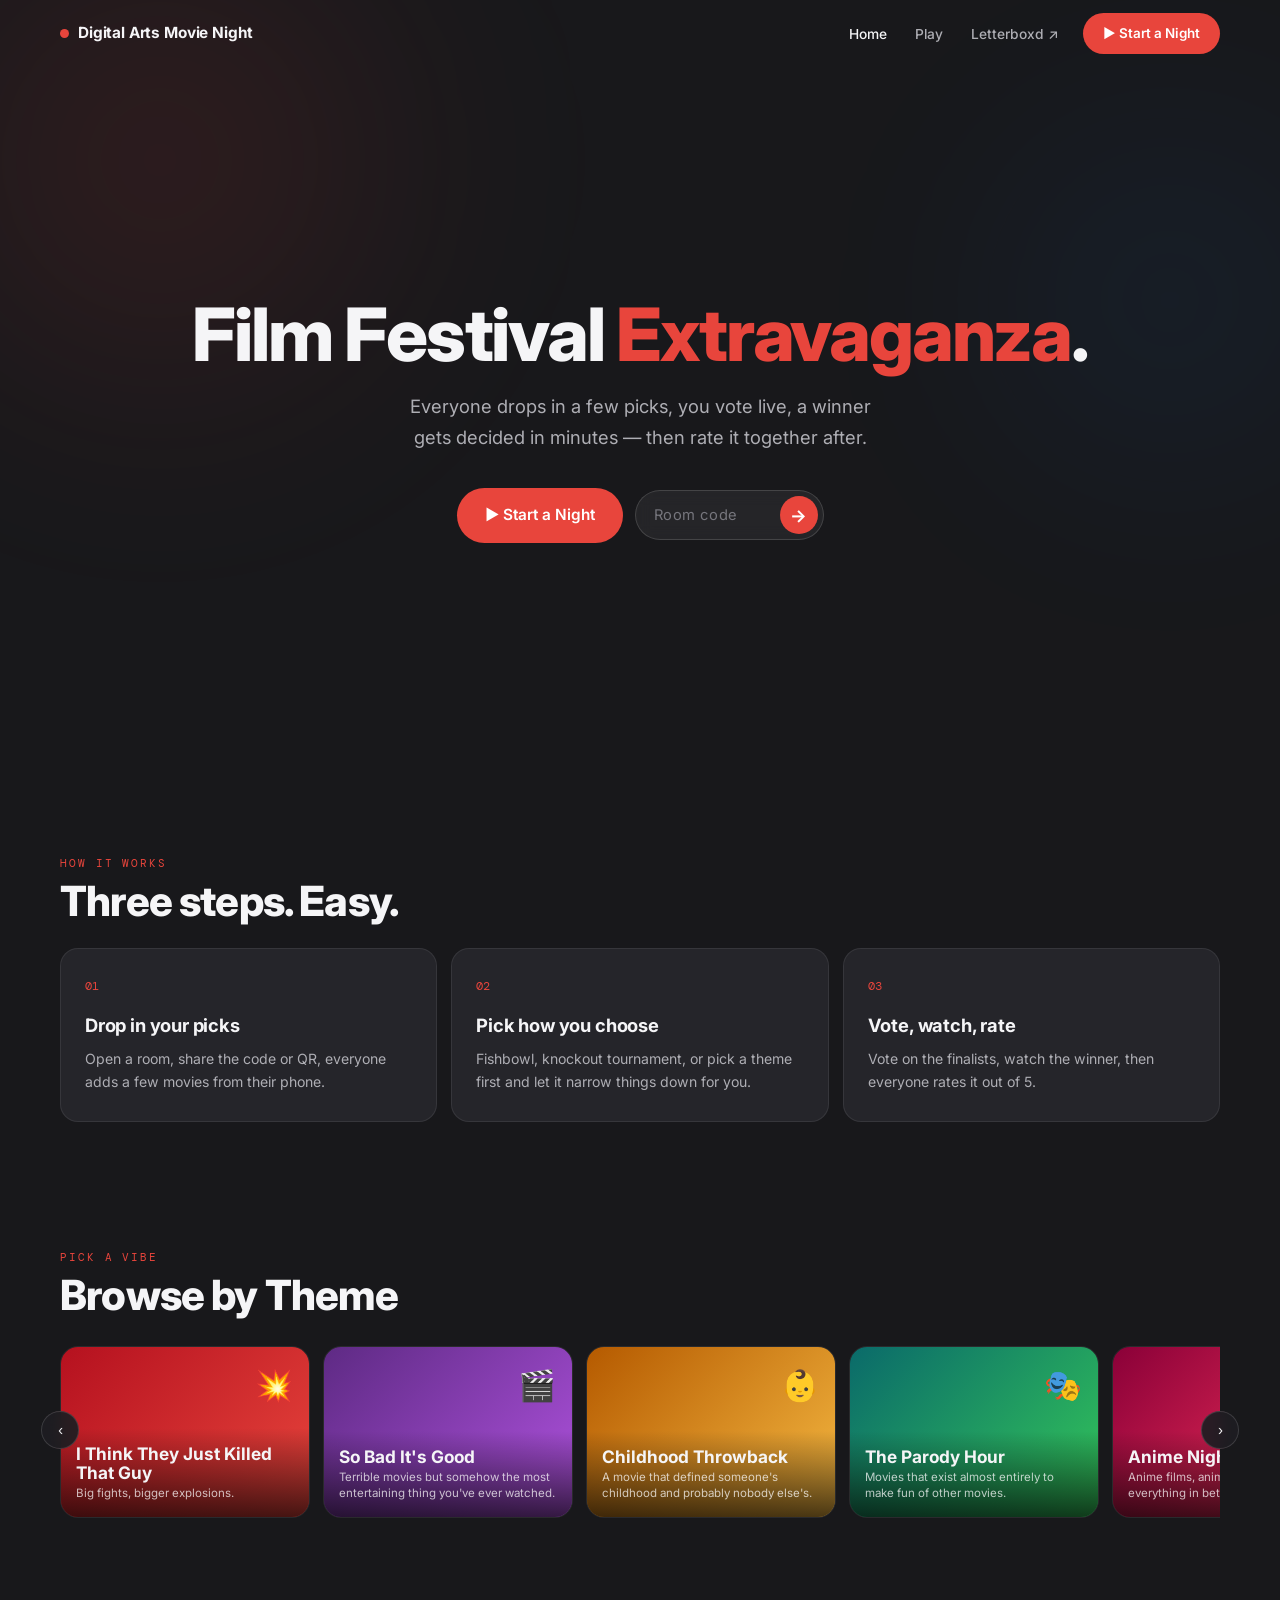
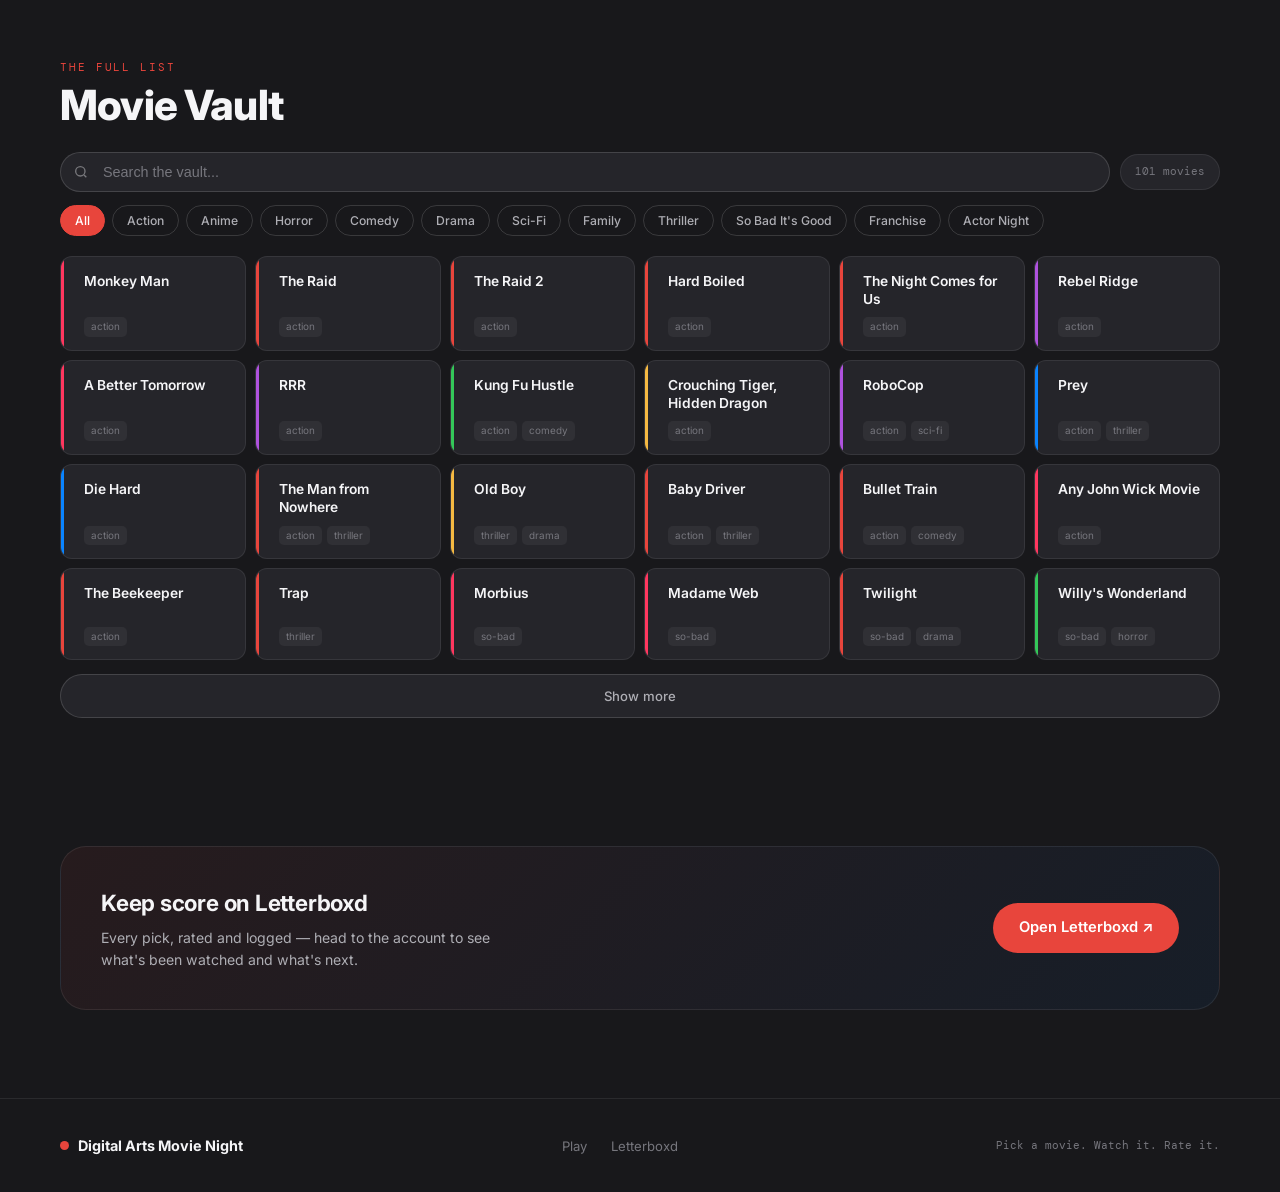
<file: index.html>
<!doctype html>
<html lang="en">
  <head>
    <meta charset="UTF-8" />
    <meta name="viewport" content="width=device-width, initial-scale=1.0" />
    <title>Film Festival Extravaganza</title>
    <link rel="preconnect" href="https://fonts.googleapis.com" />
    <link rel="stylesheet" href="./CSS/main.css" />
    <link rel="stylesheet" href="./CSS/home.css" />
  </head>
  <body>
    <section class="hero">
      <div class="orb o1"></div>
      <div class="orb o2"></div>
      <h1 class="hero-title">
        Film Festival <span class="ht-r">Extravaganza</span>.
      </h1>
      <p class="hero-sub">
        Everyone drops in a few picks, you vote live, a winner gets decided in
        minutes — then rate it together after.
      </p>
      <div class="hero-btns">
        <a href="./night.html" class="btn-p">▶ Start a Night</a>
        <div class="join-inline">
          <input
            id="heroJoinCode"
            placeholder="Room code"
            maxlength="8"
            autocomplete="off"
          />
          <button id="heroJoinBtn" aria-label="Join">→</button>
        </div>
      </div>
    </section>

    <div class="live-alert" id="liveAlert">
      <div class="la-inner">
        <span class="la-dot"></span>
        <span class="la-text" id="liveAlertText">A night is in progress</span>
        <a
          href="#"
          id="liveAlertLink"
          class="btn-s"
          style="margin-left: auto; padding: 9px 18px; font-size: 0.82rem"
          >Rejoin →</a
        >
      </div>
    </div>

    <section class="sec">
      <div class="sec-in">
        <div class="sec-hdr fade">
          <div>
            <p class="sec-eyebrow">How It Works</p>
            <h2 class="sec-title">Three steps. Easy.</h2>
          </div>
        </div>
        <div class="how-grid fade">
          <div class="card how-card">
            <div class="how-num">01</div>
            <div class="how-title">Drop in your picks</div>
            <div class="how-desc">
              Open a room, share the code or QR, everyone adds a few movies from
              their phone.
            </div>
          </div>
          <div class="card how-card">
            <div class="how-num">02</div>
            <div class="how-title">Pick how you choose</div>
            <div class="how-desc">
              Fishbowl, knockout tournament, or pick a theme first and let it
              narrow things down for you.
            </div>
          </div>
          <div class="card how-card">
            <div class="how-num">03</div>
            <div class="how-title">Vote, watch, rate</div>
            <div class="how-desc">
              Vote on the finalists, watch the winner, then everyone rates it
              out of 5.
          </div>
        </div>
      </div>
    </section>

    <section class="sec">
      <div class="sec-in">
        <div class="sec-hdr fade">
          <div>
            <p class="sec-eyebrow">Pick a Vibe</p>
            <h2 class="sec-title">Browse by Theme</h2>
          </div>
        </div>
        <div class="crsl-wrap fade">
          <button
            class="crsl-btn crsl-prev"
            id="crslPrev"
            aria-label="Previous"
          >
            ‹
          </button>
          <div class="crsl" id="themeCarousel"></div>
          <button class="crsl-btn crsl-next" id="crslNext" aria-label="Next">
            ›
          </button>
        </div>
      </div>
    </section>

    <section class="sec">
      <div class="sec-in">
        <div class="sec-hdr fade">
          <div>
            <p class="sec-eyebrow">The Full List</p>
            <h2 class="sec-title">Movie Vault</h2>
          </div>
        </div>
        <div class="vault-bar fade">
          <div class="vsrch-wrap">
            <svg
              width="16"
              height="16"
              viewBox="0 0 24 24"
              fill="none"
              stroke="currentColor"
              stroke-width="2"
            >
              <circle cx="11" cy="11" r="7" />
              <path d="m20 20-3.5-3.5" />
            </svg>
            <input
              class="vsrch"
              id="vaultSearch"
              placeholder="Search the vault..."
            />
          </div>
          <span class="vault-count-badge" id="vaultCount">0 movies</span>
        </div>
        <div class="fpills fade" id="vaultFilters"></div>
        <div class="vault-grid fade" id="vaultGrid"></div>
        <button class="vault-more fade" id="vaultMoreBtn">Show more</button>
      </div>
    </section>

    <section class="sec">
      <div class="sec-in">
        <div class="lb-strip fade">
          <div class="lb-text">
            <h3>Keep score on Letterboxd</h3>
            <p>
              Every pick, rated and logged — head to the account to see what's
              been watched and what's next.
            </p>
          </div>
          <a href="#" id="lbLink" target="_blank" rel="noopener" class="btn-p"
            >Open Letterboxd ↗</a
          >
        </div>
      </div>
    </section>

    <script src="./JS/config.js"></script>
    <script src="./JS/db.js"></script>
    <script src="./JS/nav.js"></script>
    <script src="./JS/themes-data.js"></script>
    <script src="./JS/movies-data.js"></script>
    <script src="./JS/home.js"></script>
    <script>
      document.getElementById("lbLink").href = letterboxdUrl();
    </script>
  </body>
</html>
</file>
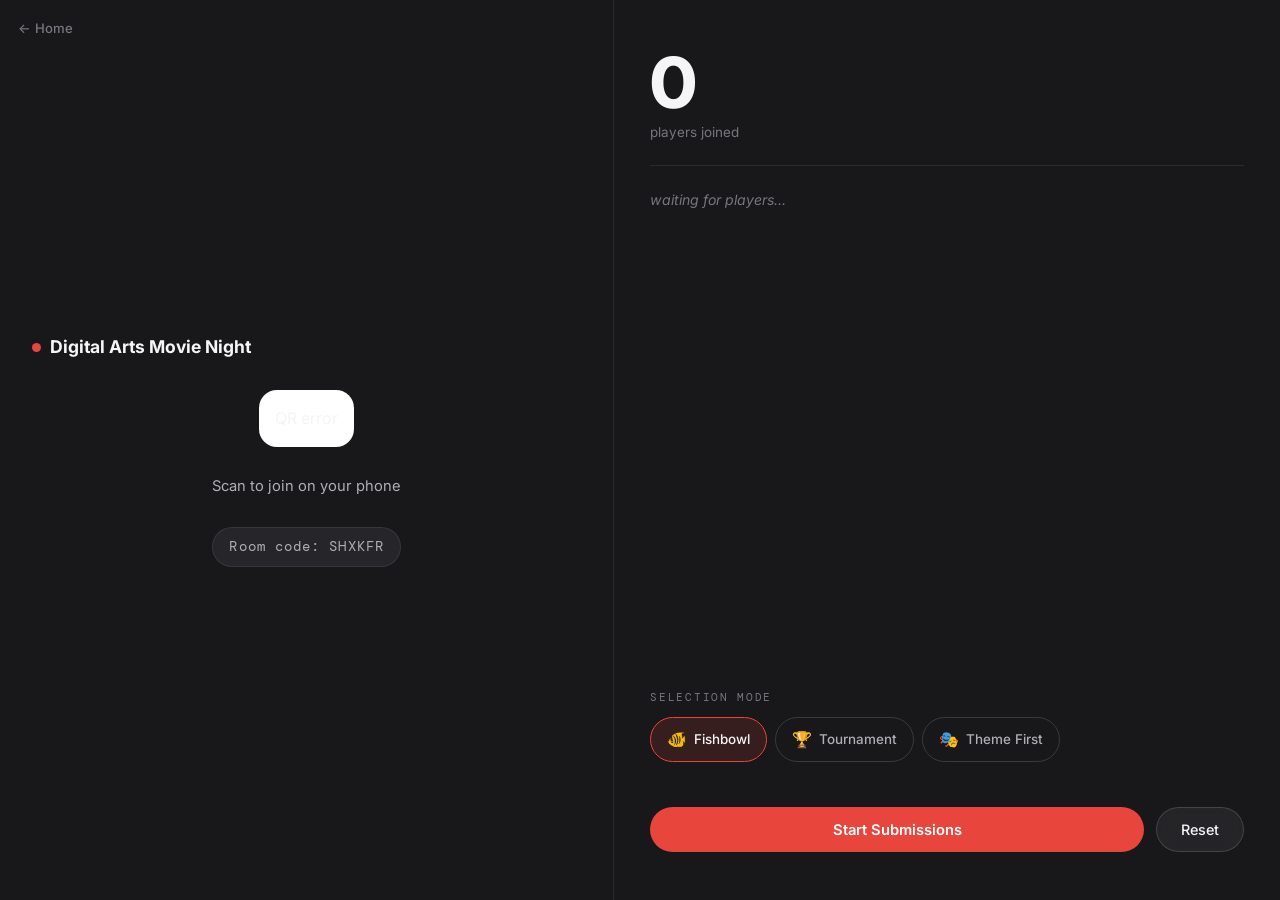
<file: night.html>
<!doctype html>
<html lang="en">
  <head>
    <meta charset="UTF-8" />
    <meta name="viewport" content="width=device-width, initial-scale=1.0" />
    <title>Film Festival Extravaganza — Live</title>
    <link rel="stylesheet" href="./CSS/main.css" />
    <link rel="stylesheet" href="./CSS/night.css" />
  </head>
  <body>
    <a class="home-link" href="./index.html">← Home</a>

    <!-- LOBBY -->
    <div class="scr" id="sLobby">
      <div class="lobby-left">
        <div class="lobby-brand">
          <span class="nl-dot"></span>Digital Arts Movie Night
        </div>
        <div class="qr-outer" id="qrBox"></div>
        <div class="lobby-scan-label">Scan to join on your phone</div>
        <div class="lobby-room-code" id="roomCodeLabel">Room code: ...</div>
      </div>
      <div class="lobby-right">
        <div class="lobby-player-count" id="pCount">0</div>
        <div class="lobby-player-label">players joined</div>
        <div class="lobby-divider"></div>
        <div class="player-chips" id="playerChips">
          <span
            id="lobbyEmpty"
            style="font-size: 0.88rem; color: var(--w3); font-style: italic"
            >waiting for players...</span
          >
        </div>
        <p class="caps" style="margin-top: 1.4rem; margin-bottom: 0.6rem">
          Selection mode
        </p>
        <div class="mode-row" id="modeRow"></div>

        <div id="themeGridWrap" style="display: none">
          <p class="caps" style="margin-bottom: 0.6rem">
            Pick a theme to begin
          </p>
          <div class="theme-grid" id="themeGrid"></div>
        </div>

        <div class="lobby-actions">
          <button
            class="btn-p"
            id="startSubmitBtn"
            style="flex: 1"
            onclick="hostStartSubmissions()"
          >
            Start Submissions
          </button>
          <button class="btn-s" onclick="hostReset()">Reset</button>
        </div>
      </div>
    </div>

    <!-- SUBMISSIONS (fishbowl drop-in, shared by fishbowl + tournament modes) -->
    <div class="scr" id="sSubmit">
      <div class="submit-header">
        <div class="submit-headline">Drop your movies in</div>
        <div class="submit-stat-block">
          <p class="caps" style="margin-bottom: 0.2rem">movies added</p>
          <div class="submit-count-big" id="fishMCount">0</div>
        </div>
      </div>

      <div class="fish-stage" id="fishStageWrap">
        <canvas id="fishCanvas"></canvas>
        <div class="fish-timer" id="fishTimer">3:00</div>
      </div>

      <div class="submit-footer">
        <button class="btn-p" onclick="hostStartVoting()">
          Start Voting Now
        </button>
        <button class="btn-s" onclick="hostReset()">Reset</button>
      </div>
    </div>

    <!-- HOST VOTE -->
    <div class="scr" id="sHostVote">
      <div class="vote-header">
        <span class="vote-header-title">Vote on your phone</span>
        <div class="vote-voter-pill" id="vCount">0 voters</div>
        <div class="vote-ring-wrap">
          <svg width="56" height="56" viewBox="0 0 72 72">
            <circle
              fill="none"
              stroke="var(--s3)"
              stroke-width="5"
              cx="36"
              cy="36"
              r="28"
            />
            <circle
              id="vRingArc"
              fill="none"
              stroke="var(--red)"
              stroke-width="5"
              stroke-linecap="round"
              cx="36"
              cy="36"
              r="28"
              stroke-dasharray="175.93"
              stroke-dashoffset="0"
            />
          </svg>
          <div class="vote-ring-num" id="vRingTime">1:30</div>
        </div>
        <div class="vote-btns">
          <button
            class="btn-p btn-sm"
            id="voteActionBtn"
            onclick="hostEndVoting()"
          >
            Reveal
          </button>
          <button class="btn-s btn-sm" onclick="hostReset()">Reset</button>
        </div>
      </div>
      <div class="vote-bars-area" id="vBarsArea"></div>
    </div>

    <!-- REVEAL -->
    <div class="scr" id="sReveal">
      <div
        style="
          flex: 1;
          display: flex;
          align-items: center;
          justify-content: center;
          padding: 2rem 1rem;
          width: 100%;
        "
      >
        <div class="reveal-wrap" id="revealWrap"></div>
      </div>
    </div>

    <!-- RATING -->
    <div class="scr" id="sRating">
      <div
        style="
          flex: 1;
          display: flex;
          align-items: center;
          justify-content: center;
          padding: 2rem 1rem;
          width: 100%;
        "
      >
        <div class="rating-wrap" id="ratingWrap"></div>
      </div>
    </div>

    <!-- MOBILE VOTER VIEW -->
    <div class="scr" id="sMobile">
      <div class="m-scroll">
        <div class="m-card">
          <div class="m-brand">
            <span class="nl-dot"></span>Digital Arts Movie Night
          </div>
          <div id="mContent"></div>
        </div>
      </div>
    </div>

    <script src="./JS/config.js"></script>
    <script src="./JS/db.js"></script>
    <script src="./JS/themes-data.js"></script>
    <script src="./JS/movies-data.js"></script>
    <script src="./JS/night.js"></script>
  </body>
</html>
</file>
<file: CSS/main.css>
@import url("https://fonts.googleapis.com/css2?family=Inter:wght@400;500;600;700;800;900&family=DM+Mono:wght@400;500&display=swap");

/* ─── DESIGN TOKENS ───── */
:root {
  --bg: #18181b;
  --s1: #1e1e22;
  --s2: #25252a;
  --s3: #2c2c32;
  --s4: #34343b;

  --red: #e8453c;
  --red-a: rgba(232, 69, 60, 0.14);
  --blue: #0a84ff;
  --gold: #f5b942;
  --grn: #34c759;

  --w1: #f5f5f7;
  --w2: #aeaeb4;
  --w3: #76767d;
  --w4: #3a3a40;
  --line: rgba(255, 255, 255, 0.08);
  --line2: rgba(255, 255, 255, 0.14);

  --fb: "Inter", system-ui, -apple-system, sans-serif;
  --fm: "DM Mono", monospace;

  --r: 12px;
  --rl: 18px;
  --rx: 26px;
  --nh: 68px;
  --mw: 1240px;
  --gp: 0 clamp(20px, 5vw, calc((100vw - var(--mw)) / 2 + 40px));
}

/* ─── RESET ──── */
*,
*::before,
*::after {
  margin: 0;
  padding: 0;
  box-sizing: border-box;
}
html {
  scroll-behavior: smooth;
}
body {
  background: var(--bg);
  color: var(--w1);
  font-family: var(--fb);
  font-size: 16px;
  line-height: 1.6;
  overflow-x: hidden;
  -webkit-font-smoothing: antialiased;
}
a {
  color: inherit;
  text-decoration: none;
}
button {
  cursor: pointer;
  border: none;
  background: none;
  font-family: inherit;
  color: inherit;
}
ul,
ol {
  list-style: none;
}
img,
canvas,
svg {
  display: block;
}
::-webkit-scrollbar {
  width: 5px;
}
::-webkit-scrollbar-track {
  background: var(--bg);
}
::-webkit-scrollbar-thumb {
  background: var(--w4);
  border-radius: 3px;
}

/* ─── NAVIGATION ── */
.nav {
  position: fixed;
  top: 0;
  left: 0;
  right: 0;
  height: var(--nh);
  display: flex;
  align-items: center;
  padding: var(--gp);
  z-index: 200;
  transition:
    background 0.35s,
    border-color 0.35s;
  border-bottom: 1px solid transparent;
}
.nav.stuck {
  background: rgba(24, 24, 27, 0.86);
  backdrop-filter: blur(20px);
  -webkit-backdrop-filter: blur(20px);
  border-bottom-color: var(--line);
}
.nav-logo {
  display: flex;
  align-items: center;
  gap: 9px;
  font-weight: 700;
  font-size: 0.96rem;
  letter-spacing: -0.01em;
}
.nl-dot {
  width: 9px;
  height: 9px;
  border-radius: 50%;
  background: var(--red);
  flex-shrink: 0;
}
.nav-links {
  display: flex;
  align-items: center;
  gap: 1.75rem;
  margin-left: auto;
  margin-right: 1.5rem;
}
.nav-links a {
  font-size: 0.86rem;
  font-weight: 500;
  color: var(--w2);
  transition: color 0.2s;
}
.nav-links a:hover,
.nav-links a.active {
  color: var(--w1);
}
.nav-cta {
  display: inline-flex;
  align-items: center;
  gap: 7px;
  background: var(--red);
  color: #fff;
  font-weight: 600;
  font-size: 0.84rem;
  padding: 10px 20px;
  border-radius: 100px;
  transition:
    opacity 0.2s,
    transform 0.15s;
}
.nav-cta:hover {
  opacity: 0.86;
  transform: translateY(-1px);
}
.nav-ham {
  display: none;
  flex-direction: column;
  gap: 5px;
  padding: 8px;
  margin-left: auto;
}
.nav-ham span {
  display: block;
  width: 21px;
  height: 2px;
  background: var(--w1);
  border-radius: 2px;
  transition: 0.28s;
}
.nav-ham.open span:nth-child(1) {
  transform: rotate(45deg) translate(5px, 5px);
}
.nav-ham.open span:nth-child(2) {
  opacity: 0;
}
.nav-ham.open span:nth-child(3) {
  transform: rotate(-45deg) translate(5px, -5px);
}

.mob-nav {
  position: fixed;
  inset: 0;
  background: rgba(24, 24, 27, 0.97);
  backdrop-filter: blur(22px);
  z-index: 150;
  display: flex;
  flex-direction: column;
  justify-content: center;
  padding: 80px 36px 48px;
  gap: 1.6rem;
  transform: translateX(100%);
  transition: transform 0.38s cubic-bezier(0.4, 0, 0.2, 1);
}
.mob-nav.open {
  transform: translateX(0);
}
.mob-nav a {
  font-size: clamp(2rem, 8vw, 2.8rem);
  font-weight: 700;
  letter-spacing: -0.01em;
  color: var(--w2);
  transition: color 0.2s;
}
.mob-nav a:hover,
.mob-nav a.active {
  color: var(--w1);
}
.mob-cta {
  display: inline-flex;
  align-items: center;
  gap: 9px;
  background: var(--red);
  color: #fff !important;
  font-size: 1rem !important;
  font-weight: 600;
  padding: 14px 26px;
  border-radius: 100px;
  width: fit-content;
  margin-top: 0.5rem;
}

/* ─── FOOTER ───── */
footer {
  border-top: 1px solid var(--line);
  padding: 34px 0;
  margin-top: 24px;
}
.foot-in {
  padding: var(--gp);
  display: flex;
  align-items: center;
  justify-content: space-between;
  flex-wrap: wrap;
  gap: 1.25rem;
}
.foot-logo {
  display: flex;
  align-items: center;
  gap: 9px;
  font-weight: 700;
  font-size: 0.9rem;
}
.foot-links {
  display: flex;
  gap: 1.5rem;
  flex-wrap: wrap;
}
.foot-links a {
  font-size: 0.82rem;
  color: var(--w3);
  transition: color 0.2s;
}
.foot-links a:hover {
  color: var(--w1);
}
.foot-copy {
  font-family: var(--fm);
  font-size: 0.68rem;
  color: var(--w3);
}

/* ─── BUTTONS ───── */
.btn-p {
  display: inline-flex;
  align-items: center;
  justify-content: center;
  gap: 8px;
  background: var(--red);
  color: #fff;
  border: none;
  font-weight: 600;
  font-size: 0.92rem;
  padding: 13px 26px;
  border-radius: 100px;
  cursor: pointer;
  transition:
    transform 0.2s,
    opacity 0.2s,
    box-shadow 0.2s;
}
.btn-p:hover {
  transform: translateY(-2px);
  opacity: 0.92;
  box-shadow: 0 12px 28px rgba(232, 69, 60, 0.28);
}
.btn-p:active {
  transform: scale(0.97);
}
.btn-s {
  display: inline-flex;
  align-items: center;
  justify-content: center;
  gap: 7px;
  background: rgba(255, 255, 255, 0.06);
  color: var(--w1);
  border: 1px solid var(--line2);
  font-weight: 500;
  font-size: 0.9rem;
  padding: 13px 24px;
  border-radius: 100px;
  cursor: pointer;
  transition:
    background 0.2s,
    color 0.2s;
  backdrop-filter: blur(8px);
}
.btn-s:hover {
  background: rgba(255, 255, 255, 0.11);
}

/* ─── SECTION SHELL ──── */
.sec {
  padding: 64px 0;
}
.sec-in {
  padding: var(--gp);
}
.sec-hdr {
  display: flex;
  align-items: flex-end;
  justify-content: space-between;
  margin-bottom: 1.5rem;
  flex-wrap: wrap;
  gap: 1rem;
}
.sec-eyebrow {
  font-family: var(--fm);
  font-size: 0.66rem;
  letter-spacing: 0.18em;
  text-transform: uppercase;
  color: var(--red);
  margin-bottom: 6px;
}
.sec-title {
  font-size: clamp(1.7rem, 3.6vw, 2.6rem);
  font-weight: 800;
  letter-spacing: -0.02em;
  line-height: 1.08;
}
.sec-more {
  font-size: 0.82rem;
  font-weight: 500;
  color: var(--w3);
  transition: color 0.2s;
  align-self: flex-end;
  padding-bottom: 4px;
}
.sec-more:hover {
  color: var(--w1);
}
hr.div {
  border: none;
  border-top: 1px solid var(--line);
}

/* ─── CARD ──── */
.card {
  background: var(--s2);
  border: 1px solid var(--line);
  border-radius: var(--rl);
  overflow: hidden;
}

/* ─── FORM ─── */
.field {
  display: flex;
  flex-direction: column;
  gap: 6px;
  margin-bottom: 14px;
}
.field label {
  font-size: 0.78rem;
  font-weight: 500;
  color: var(--w2);
}
.field input,
.field textarea,
.field select {
  background: var(--s3);
  border: 1px solid var(--line2);
  color: var(--w1);
  font-family: var(--fb);
  font-size: 0.92rem;
  padding: 12px 14px;
  border-radius: var(--r);
  outline: none;
  transition: border-color 0.2s;
  width: 100%;
}
.field input:focus,
.field textarea:focus,
.field select:focus {
  border-color: rgba(232, 69, 60, 0.45);
}
.field input::placeholder,
.field textarea::placeholder {
  color: var(--w3);
}

/* ─── UTILITIES ──── */
.fade {
  opacity: 0;
  transform: translateY(18px);
  transition:
    opacity 0.6s ease,
    transform 0.6s ease;
}
.fade.vis {
  opacity: 1;
  transform: none;
}
.caps {
  font-family: var(--fm);
  font-size: 0.66rem;
  letter-spacing: 0.16em;
  text-transform: uppercase;
  color: var(--w3);
}

@media (max-width: 900px) {
  .nav-links,
  .nav-cta {
    display: none;
  }
  .nav-ham {
    display: flex;
  }
}
@media (max-width: 600px) {
  .sec {
    padding: 46px 0;
  }
}
</file>
<file: CSS/home.css>
/* ─── HERO ──*/
.hero {
  position: relative;
  min-height: 88svh;
  display: flex;
  flex-direction: column;
  align-items: center;
  justify-content: center;
  text-align: center;
  padding: calc(var(--nh) + 40px) 24px 60px;
  overflow: hidden;
}
.orb {
  position: absolute;
  border-radius: 50%;
  filter: blur(100px);
  pointer-events: none;
  opacity: 0.5;
}
.o1 {
  width: min(680px, 110vw);
  height: min(680px, 110vw);
  background: radial-gradient(
    circle,
    rgba(232, 69, 60, 0.28) 0%,
    transparent 70%
  );
  top: -180px;
  left: -180px;
  animation: o1 22s ease-in-out infinite;
}
.o2 {
  width: min(520px, 90vw);
  height: min(520px, 90vw);
  background: radial-gradient(
    circle,
    rgba(10, 132, 255, 0.18) 0%,
    transparent 70%
  );
  top: 40px;
  right: -150px;
  animation: o2 28s ease-in-out infinite;
}
@keyframes o1 {
  0%,
  100% {
    transform: translate(0, 0);
  }
  50% {
    transform: translate(50px, 40px);
  }
}
@keyframes o2 {
  0%,
  100% {
    transform: translate(0, 0);
  }
  50% {
    transform: translate(-45px, 30px);
  }
}
.hero-title {
  font-size: clamp(2.6rem, 7.5vw, 4.6rem);
  font-weight: 800;
  letter-spacing: -0.03em;
  line-height: 1.04;
  margin-bottom: 1.1rem;
  position: relative;
}
.ht-r {
  color: var(--red);
}
.hero-sub {
  font-size: clamp(0.98rem, 1.8vw, 1.15rem);
  color: var(--w2);
  max-width: 480px;
  margin: 0 auto 2.25rem;
  line-height: 1.65;
  position: relative;
}
.hero-btns {
  display: flex;
  align-items: center;
  justify-content: center;
  gap: 12px;
  flex-wrap: wrap;
  position: relative;
}
.hero-btns .btn-p,
.hero-btns .btn-s {
  padding: 15px 28px;
  font-size: 0.96rem;
}

/* ─── LIVE ALERT ── */
.live-alert {
  display: none;
  padding: 0 clamp(20px, 5vw, calc((100vw - var(--mw)) / 2 + 40px)) 20px;
}
.live-alert.show {
  display: block;
}
.la-inner {
  background: rgba(232, 69, 60, 0.08);
  border: 1px solid rgba(232, 69, 60, 0.22);
  border-radius: var(--rl);
  padding: 16px 22px;
  display: flex;
  align-items: center;
  gap: 14px;
  flex-wrap: wrap;
}
.la-dot {
  width: 9px;
  height: 9px;
  background: var(--red);
  border-radius: 50%;
  flex-shrink: 0;
  animation: bdot 1.4s ease-in-out infinite;
}
@keyframes bdot {
  0%,
  100% {
    opacity: 1;
  }
  50% {
    opacity: 0.25;
  }
}
.la-text {
  flex: 1;
  font-weight: 600;
  font-size: 0.92rem;
}

/* ─── HOW IT WORKS ─── */
.how-grid {
  display: grid;
  grid-template-columns: repeat(3, 1fr);
  gap: 14px;
}
.how-card {
  padding: 28px 24px;
}
.how-num {
  font-family: var(--fm);
  font-size: 0.78rem;
  color: var(--red);
  margin-bottom: 14px;
}
.how-title {
  font-size: 1.15rem;
  font-weight: 700;
  margin-bottom: 8px;
  letter-spacing: -0.01em;
}
.how-desc {
  font-size: 0.88rem;
  color: var(--w2);
  line-height: 1.6;
}

/* ─── THEMES CAROUSEL ───── */
.crsl-wrap {
  position: relative;
}
.crsl {
  display: flex;
  gap: 13px;
  overflow-x: auto;
  scrollbar-width: none;
  padding: 4px 2px 14px;
  scroll-snap-type: x mandatory;
  -webkit-overflow-scrolling: touch;
}
.crsl::-webkit-scrollbar {
  display: none;
}
.crsl-btn {
  position: absolute;
  top: 50%;
  transform: translateY(calc(-50% - 7px));
  width: 38px;
  height: 38px;
  background: rgba(30, 30, 34, 0.92);
  border: 1px solid var(--line2);
  border-radius: 50%;
  display: flex;
  align-items: center;
  justify-content: center;
  backdrop-filter: blur(8px);
  z-index: 10;
  transition: background 0.2s;
}
.crsl-btn:hover {
  background: var(--s3);
}
.crsl-prev {
  left: -19px;
}
.crsl-next {
  right: -19px;
}
.tc {
  flex: 0 0 250px;
  height: 172px;
  border-radius: var(--rl);
  position: relative;
  overflow: hidden;
  cursor: pointer;
  scroll-snap-align: start;
  transition:
    transform 0.25s,
    box-shadow 0.25s;
  border: 1px solid var(--line);
  user-select: none;
}
.tc:hover {
  transform: translateY(-4px);
  box-shadow: 0 20px 48px rgba(0, 0, 0, 0.4);
}
.tc-bg {
  position: absolute;
  inset: 0;
}
.tc-emoji {
  position: absolute;
  top: 14px;
  right: 16px;
  font-size: 1.9rem;
}
.tc-foot {
  position: absolute;
  bottom: 0;
  left: 0;
  right: 0;
  padding: 16px 15px;
  background: linear-gradient(to top, rgba(0, 0, 0, 0.7) 0%, transparent 100%);
}
.tc-name {
  font-size: 1.08rem;
  font-weight: 700;
  line-height: 1.1;
  margin-bottom: 3px;
}
.tc-desc {
  font-size: 0.72rem;
  color: rgba(255, 255, 255, 0.72);
  line-height: 1.4;
  display: -webkit-box;
  -webkit-line-clamp: 2;
  -webkit-box-orient: vertical;
  overflow: hidden;
}

/* ─── VAULT ─── */
.vault-bar {
  display: flex;
  align-items: center;
  gap: 10px;
  margin-bottom: 13px;
  flex-wrap: wrap;
}
.vsrch-wrap {
  flex: 1;
  min-width: 180px;
  position: relative;
}
.vsrch-wrap svg {
  position: absolute;
  left: 13px;
  top: 50%;
  transform: translateY(-50%);
  opacity: 0.4;
  pointer-events: none;
}
.vsrch {
  width: 100%;
  background: var(--s2);
  border: 1px solid var(--line2);
  color: var(--w1);
  font-size: 0.9rem;
  padding: 11px 16px 11px 42px;
  border-radius: 100px;
  outline: none;
  transition: border-color 0.2s;
}
.vsrch::placeholder {
  color: var(--w3);
}
.vsrch:focus {
  border-color: rgba(255, 255, 255, 0.25);
}
.vault-count-badge {
  font-family: var(--fm);
  font-size: 0.7rem;
  color: var(--w3);
  background: var(--s2);
  border: 1px solid var(--line);
  padding: 8px 14px;
  border-radius: 100px;
  white-space: nowrap;
}
.fpills {
  display: flex;
  gap: 7px;
  flex-wrap: wrap;
  margin-bottom: 1.25rem;
}
.fp {
  font-size: 0.76rem;
  font-weight: 500;
  color: var(--w2);
  border: 1px solid var(--line2);
  padding: 7px 14px;
  border-radius: 100px;
  transition: all 0.18s;
  cursor: pointer;
}
.fp:hover {
  color: var(--w1);
  background: rgba(255, 255, 255, 0.05);
}
.fp.on {
  background: var(--red);
  border-color: var(--red);
  color: #fff;
}
.vault-grid {
  display: grid;
  grid-template-columns: repeat(auto-fill, minmax(180px, 1fr));
  gap: 9px;
}
.mc {
  background: var(--s2);
  border: 1px solid var(--line);
  border-radius: var(--r);
  padding: 15px 14px 13px 17px;
  position: relative;
  overflow: hidden;
  transition:
    background 0.16s,
    transform 0.16s;
  min-height: 92px;
  display: flex;
  flex-direction: column;
  justify-content: space-between;
}
.mc:hover {
  background: var(--s3);
  transform: translateY(-2px);
}
.mc-stripe {
  position: absolute;
  top: 0;
  left: 0;
  width: 3px;
  height: 100%;
}
.mc-title {
  font-size: 0.86rem;
  font-weight: 600;
  line-height: 1.32;
  padding-left: 6px;
  padding-bottom: 9px;
}
.mc-tags {
  display: flex;
  gap: 5px;
  flex-wrap: wrap;
  padding-left: 6px;
}
.mc-tag {
  font-size: 0.62rem;
  color: var(--w3);
  background: rgba(255, 255, 255, 0.05);
  padding: 2px 7px;
  border-radius: 5px;
}
.vault-more {
  display: flex;
  align-items: center;
  justify-content: center;
  width: 100%;
  margin-top: 14px;
  background: var(--s2);
  border: 1px solid var(--line2);
  color: var(--w2);
  font-size: 0.82rem;
  font-weight: 500;
  padding: 13px;
  border-radius: 100px;
  transition:
    background 0.2s,
    color 0.2s;
}
.vault-more:hover {
  background: var(--s3);
  color: var(--w1);
}

/* ─── LETTERBOXD STRIP ───── */
.lb-strip {
  background: linear-gradient(
    135deg,
    rgba(232, 69, 60, 0.07),
    rgba(10, 132, 255, 0.06)
  );
  border: 1px solid var(--line);
  border-radius: var(--rx);
  padding: 38px 40px;
  display: flex;
  align-items: center;
  justify-content: space-between;
  gap: 2rem;
  flex-wrap: wrap;
}
.lb-text h3 {
  font-size: 1.4rem;
  font-weight: 700;
  margin-bottom: 6px;
  letter-spacing: -0.01em;
}
.lb-text p {
  color: var(--w2);
  font-size: 0.88rem;
  max-width: 420px;
  line-height: 1.55;
}

@media (max-width: 900px) {
  .how-grid {
    grid-template-columns: 1fr;
  }
  .crsl-btn {
    display: none;
  }
  .tc {
    flex: 0 0 220px;
  }
  .vault-grid {
    grid-template-columns: repeat(auto-fill, minmax(150px, 1fr));
  }
}
@media (max-width: 600px) {
  .lb-strip {
    padding: 28px 24px;
  }
}

/* ─── JOIN INLINE (hero) ───── */
.join-inline {
  display: flex;
  align-items: center;
  background: rgba(255, 255, 255, 0.06);
  border: 1px solid var(--line2);
  border-radius: 100px;
  padding: 5px 5px 5px 18px;
  backdrop-filter: blur(8px);
  transition: border-color 0.2s;
  gap: 6px;
}
.join-inline:focus-within {
  border-color: rgba(255, 255, 255, 0.28);
}
.join-inline input {
  background: transparent;
  border: none;
  outline: none;
  color: var(--w1);
  font-size: 0.92rem;
  font-family: var(--fb);
  width: 120px;
  letter-spacing: 0.04em;
}
.join-inline input::placeholder {
  color: var(--w3);
}
.join-inline button {
  background: var(--red);
  color: #fff;
  border: none;
  border-radius: 100px;
  width: 38px;
  height: 38px;
  font-size: 1.1rem;
  font-weight: 700;
  cursor: pointer;
  flex-shrink: 0;
  display: flex;
  align-items: center;
  justify-content: center;
  transition: opacity 0.15s;
}
.join-inline button:hover {
  opacity: 0.88;
}
</file>
<file: CSS/night.css>
/* night.css — loaded AFTER main.css, reuses its tokens/buttons/cards for cohesion */
html,
body {
  height: 100%;
  width: 100%;
  overflow: hidden;
}

.home-link {
  position: fixed;
  top: 18px;
  left: 18px;
  z-index: 50;
  display: inline-flex;
  align-items: center;
  gap: 5px;
  font-size: 0.82rem;
  font-weight: 500;
  color: var(--w3);
  text-decoration: none;
  transition: color 0.2s;
}
.home-link:hover {
  color: var(--w1);
}

.scr {
  position: fixed;
  inset: 0;
  display: flex;
  flex-direction: column;
  opacity: 0;
  pointer-events: none;
  transition:
    opacity 0.5s ease,
    transform 0.5s ease;
  transform: scale(1.015);
  background: var(--bg);
  z-index: 1;
}
.scr.on {
  opacity: 1;
  pointer-events: all;
  transform: scale(1);
}
.scr.out {
  opacity: 0;
  transform: scale(0.985);
}

.btn-sm {
  padding: 10px 18px;
  font-size: 0.82rem;
}

/* LOBBY */
#sLobby {
  flex-direction: row;
  overflow-y: auto;
}
.lobby-left {
  flex: 0 0 48%;
  border-right: 1px solid var(--line);
  display: flex;
  flex-direction: column;
  align-items: center;
  justify-content: center;
  gap: 1.75rem;
  padding: 3rem 2rem;
}
.lobby-brand {
  display: flex;
  align-items: center;
  gap: 9px;
  align-self: flex-start;
  font-weight: 700;
  font-size: 1.1rem;
}
.qr-outer {
  background: #fff;
  border-radius: var(--rl);
  padding: 16px;
  display: flex;
  align-items: center;
  justify-content: center;
}
.lobby-scan-label {
  font-size: 0.92rem;
  color: var(--w2);
  text-align: center;
}
.lobby-room-code {
  font-family: var(--fm);
  font-size: 0.85rem;
  letter-spacing: 0.08em;
  color: var(--w2);
  background: var(--s2);
  border: 1px solid var(--line);
  padding: 8px 16px;
  border-radius: 100px;
}
.lobby-right {
  flex: 1;
  display: flex;
  flex-direction: column;
  padding: 3rem 2.25rem;
  gap: 0;
  overflow: hidden;
  min-width: 0;
}
.lobby-player-count {
  font-size: clamp(2.6rem, 6vw, 4.4rem);
  font-weight: 800;
  letter-spacing: -0.03em;
  line-height: 1;
  margin-bottom: 0.2rem;
}
.lobby-player-label {
  font-size: 0.84rem;
  color: var(--w3);
  margin-bottom: 1.4rem;
}
.lobby-divider {
  height: 1px;
  background: var(--line);
  margin-bottom: 1.4rem;
}
.player-chips {
  display: flex;
  flex-wrap: wrap;
  gap: 9px;
  flex: 1;
  align-content: flex-start;
  overflow-y: auto;
  min-height: 40px;
}
.player-chip {
  display: flex;
  align-items: center;
  gap: 8px;
  font-size: 0.88rem;
  font-weight: 500;
  background: var(--s2);
  border: 1px solid var(--line);
  border-radius: 100px;
  padding: 9px 15px;
  animation: chipIn 0.32s cubic-bezier(0.34, 1.56, 0.64, 1);
}
.player-chip-dot {
  width: 8px;
  height: 8px;
  border-radius: 50%;
  flex-shrink: 0;
}
@keyframes chipIn {
  from {
    opacity: 0;
    transform: scale(0.75);
  }
  to {
    opacity: 1;
    transform: scale(1);
  }
}
.lobby-actions {
  margin-top: 1.4rem;
  display: flex;
  gap: 0.75rem;
  flex-wrap: wrap;
}

/* MODE SELECTOR */
.mode-row {
  display: flex;
  gap: 8px;
  margin-bottom: 1.4rem;
  flex-wrap: wrap;
}
.mode-pill {
  display: flex;
  align-items: center;
  gap: 7px;
  font-size: 0.84rem;
  font-weight: 500;
  border: 1px solid var(--line2);
  border-radius: 100px;
  padding: 9px 16px;
  cursor: pointer;
  transition: all 0.15s;
  color: var(--w2);
}
.mode-pill.on {
  border-color: var(--red);
  background: var(--red-a);
  color: var(--w1);
}
.mode-pill .ico {
  font-size: 1rem;
}

/* THEME GRID (theme-first mode) */
.theme-grid {
  display: grid;
  grid-template-columns: repeat(auto-fill, minmax(150px, 1fr));
  gap: 8px;
  margin-bottom: 1rem;
  max-height: 220px;
  overflow-y: auto;
}
.theme-card {
  padding: 13px 14px;
  border-radius: var(--r);
  background: var(--s2);
  border: 1px solid var(--line);
  cursor: pointer;
  transition: all 0.15s;
  text-align: left;
}
.theme-card:hover {
  background: var(--s3);
}
.theme-card.suggested {
  border-color: var(--red);
}
.theme-card .te {
  font-size: 1.1rem;
  margin-bottom: 4px;
}
.theme-card .tn {
  font-size: 0.78rem;
  font-weight: 600;
  line-height: 1.25;
}

/* SUBMISSIONS */
#sSubmit {
  flex-direction: column;
}
.submit-header {
  display: flex;
  align-items: center;
  justify-content: space-between;
  padding: 1.4rem 2.25rem;
  border-bottom: 1px solid var(--line);
  flex-shrink: 0;
  flex-wrap: wrap;
  gap: 1rem;
}
.submit-headline {
  font-size: clamp(1.3rem, 2.8vw, 1.8rem);
  font-weight: 800;
  letter-spacing: -0.02em;
}
.submit-stat-block {
  text-align: right;
}
.submit-count-big {
  font-size: clamp(2rem, 4.5vw, 3.2rem);
  font-weight: 800;
  line-height: 1;
  letter-spacing: -0.02em;
  color: var(--red);
}
.fish-stage {
  flex: 1;
  position: relative;
  overflow: hidden;
  display: flex;
  align-items: stretch;
  justify-content: center;
}
#fishCanvas {
  display: block;
  width: 100%;
  height: 100%;
}
.fish-timer {
  position: absolute;
  bottom: 1.4rem;
  right: 1.75rem;
  font-size: clamp(2rem, 5vw, 3.6rem);
  font-weight: 800;
  letter-spacing: -0.02em;
  line-height: 1;
  color: var(--w1);
  opacity: 0.1;
  pointer-events: none;
}
.submit-footer {
  padding: 1.1rem 2.25rem;
  border-top: 1px solid var(--line);
  display: flex;
  gap: 0.75rem;
  justify-content: flex-end;
  flex-shrink: 0;
  flex-wrap: wrap;
}

/* TOURNAMENT MODE */
.bracket-grid {
  display: flex;
  flex-direction: column;
  gap: 10px;
}
.matchup-card {
  display: flex;
  align-items: center;
  gap: 1rem;
  background: var(--s2);
  border: 1px solid var(--line);
  border-radius: var(--rl);
  padding: 1rem 1.4rem;
  flex-wrap: wrap;
}
.matchup-card.bye-card {
  opacity: 0.7;
}
.matchup-side {
  flex: 1;
  min-width: 140px;
  font-size: clamp(0.95rem, 2vw, 1.2rem);
  font-weight: 600;
  display: flex;
  align-items: center;
  justify-content: space-between;
  gap: 0.6rem;
  padding: 0.6rem 0.9rem;
  border-radius: var(--r);
  background: var(--s3);
  border: 1px solid transparent;
  transition:
    border-color 0.3s,
    background 0.3s;
}
.matchup-side.leading {
  border-color: var(--red);
  background: var(--red-a);
}
.matchup-pct {
  font-size: 0.8rem;
  color: var(--w3);
  font-weight: 500;
}
.matchup-vs {
  font-size: 0.72rem;
  font-weight: 700;
  color: var(--w3);
  letter-spacing: 0.08em;
  text-transform: uppercase;
  flex: 0 0 auto;
}
.m-bracket-list {
  display: flex;
  flex-direction: column;
  gap: 12px;
  margin-bottom: 1rem;
}
.m-matchup-card {
  display: flex;
  align-items: center;
  gap: 8px;
  background: var(--s3);
  border: 1px solid var(--line);
  border-radius: var(--rl);
  padding: 12px;
}
.m-matchup-side {
  flex: 1;
  font-size: 0.9rem;
  font-weight: 600;
  color: var(--w1);
  background: var(--s2);
  border: 1.5px solid var(--line2);
  border-radius: var(--r);
  padding: 14px 10px;
  cursor: pointer;
  transition:
    border-color 0.2s,
    background 0.2s;
  line-height: 1.3;
}
.m-matchup-side.picked {
  border-color: var(--red);
  background: var(--red-a);
}
.m-matchup-vs {
  font-size: 0.7rem;
  font-weight: 700;
  color: var(--w3);
  text-transform: uppercase;
  flex: 0 0 auto;
}
.m-matchup-bye {
  flex: 1;
  text-align: center;
  font-size: 0.85rem;
  color: var(--w3);
  font-style: italic;
  padding: 10px;
}

/* HOST VOTE */
#sHostVote {
  flex-direction: column;
  overflow-y: auto;
}
.vote-header {
  display: flex;
  align-items: center;
  gap: 1.25rem;
  padding: 1.4rem 2.25rem;
  border-bottom: 1px solid var(--line);
  flex-shrink: 0;
  flex-wrap: wrap;
}
.vote-header-title {
  font-size: 0.92rem;
  font-weight: 600;
  color: var(--w2);
  flex: 1;
  min-width: 180px;
}
.vote-voter-pill {
  font-size: 0.86rem;
  font-weight: 500;
  border: 1px solid var(--line2);
  border-radius: 100px;
  padding: 8px 16px;
}
.vote-ring-wrap {
  position: relative;
  width: 56px;
  height: 56px;
  flex-shrink: 0;
}
.vote-ring-wrap svg {
  transform: rotate(-90deg);
}
.vote-ring-num {
  position: absolute;
  inset: 0;
  display: flex;
  align-items: center;
  justify-content: center;
  font-size: 0.82rem;
  font-weight: 600;
}
.vote-btns {
  display: flex;
  gap: 0.6rem;
}
.vote-bars-area {
  flex: 1;
  display: flex;
  flex-direction: column;
  padding: 1rem 2.25rem;
  gap: 10px;
}
.vote-bar-row {
  display: flex;
  align-items: center;
  background: var(--s2);
  border: 1px solid var(--line);
  border-radius: var(--rl);
  padding: 1.1rem 1.5rem;
  gap: 1.5rem;
  transition:
    border-color 0.3s,
    background 0.3s;
  flex-wrap: wrap;
  flex: 1;
}
.vote-bar-row.leading {
  border-color: var(--red);
  background: var(--red-a);
}
.vote-bar-movie {
  font-size: clamp(1.1rem, 2.6vw, 1.7rem);
  font-weight: 700;
  flex: 0 0 100%;
  letter-spacing: -0.01em;
}
.vote-bar-track-wrap {
  flex: 1;
  display: flex;
  flex-direction: column;
  gap: 0.5rem;
  min-width: 120px;
}
.vote-bar-track {
  height: 18px;
  background: var(--s3);
  border-radius: 100px;
  overflow: hidden;
}
.vote-bar-fill {
  height: 100%;
  border-radius: 100px;
  transition: width 1s cubic-bezier(0.34, 1.2, 0.64, 1);
  min-width: 6px;
  width: 3%;
}
.vote-bar-dot {
  width: 13px;
  height: 13px;
  border-radius: 50%;
  border: 2px solid var(--line2);
  flex-shrink: 0;
}
@media (min-width: 701px) {
  .vote-bar-movie {
    flex: 0 0 36%;
  }
}

/* REVEAL */
#sReveal {
  align-items: center;
  justify-content: center;
  overflow-y: auto;
  padding: 1rem;
}
.reveal-wrap {
  width: min(820px, 92vw);
  text-align: center;
}
.reveal-eyebrow {
  font-size: 0.86rem;
  color: var(--w3);
  margin-bottom: 1rem;
  font-weight: 500;
}
.reveal-winner-text {
  font-size: clamp(2rem, 6vw, 3.6rem);
  font-weight: 800;
  line-height: 1.06;
  letter-spacing: -0.02em;
  margin-bottom: 1.75rem;
  word-break: break-word;
}
.reveal-list {
  display: flex;
  flex-direction: column;
  gap: 9px;
  margin-bottom: 1.75rem;
  text-align: left;
}
.reveal-row {
  display: flex;
  align-items: center;
  gap: 1.1rem;
  padding: 1rem 1.4rem;
  border-radius: var(--r);
  background: var(--s2);
  border: 1px solid var(--line);
  flex-wrap: wrap;
}
.reveal-row.r1 {
  border-color: var(--red);
  background: var(--red-a);
}
.reveal-rank {
  font-family: var(--fm);
  font-size: 0.85rem;
  width: 26px;
  color: var(--w3);
}
.reveal-rname {
  flex: 1;
  font-size: clamp(1rem, 2.6vw, 1.3rem);
  font-weight: 600;
  min-width: 140px;
}
.reveal-dot {
  width: 11px;
  height: 11px;
  border-radius: 50%;
  flex-shrink: 0;
}
.reveal-actions {
  display: flex;
  gap: 0.75rem;
  flex-wrap: wrap;
  justify-content: center;
}

/* RATING */
#sRating {
  align-items: center;
  justify-content: center;
  overflow-y: auto;
  padding: 1rem;
}
.rating-wrap {
  width: min(560px, 92vw);
  text-align: center;
}
.rating-movie {
  font-size: clamp(1.6rem, 4.5vw, 2.4rem);
  font-weight: 800;
  letter-spacing: -0.02em;
  margin-bottom: 0.5rem;
}
.rating-avg {
  font-size: clamp(2.8rem, 7vw, 4.2rem);
  font-weight: 800;
  color: var(--gold);
  line-height: 1;
  margin: 1.25rem 0 0.4rem;
}
.rating-avg-sub {
  font-size: 0.86rem;
  color: var(--w3);
  margin-bottom: 1.75rem;
}
.rating-list {
  display: flex;
  flex-direction: column;
  gap: 7px;
  margin-bottom: 1.75rem;
  text-align: left;
  max-height: 200px;
  overflow-y: auto;
}
.rating-row {
  display: flex;
  align-items: center;
  gap: 10px;
  padding: 0.8rem 1.1rem;
  background: var(--s2);
  border: 1px solid var(--line);
  border-radius: var(--r);
}
.rating-row-name {
  flex: 1;
  font-size: 0.88rem;
  font-weight: 500;
}
.rating-row-stars {
  color: var(--gold);
  font-size: 0.9rem;
}
.rating-actions {
  display: flex;
  gap: 0.75rem;
  flex-wrap: wrap;
  justify-content: center;
}

/* MOBILE */
#sMobile {
  overflow-y: auto;
}
.m-scroll {
  padding: 2rem 1.25rem;
  min-height: 100%;
  display: flex;
  flex-direction: column;
  align-items: center;
}
.m-card {
  background: var(--s2);
  border: 1px solid var(--line);
  border-radius: var(--rx);
  padding: 2rem 1.75rem;
  width: 100%;
  max-width: 480px;
}
.m-brand {
  display: flex;
  align-items: center;
  gap: 9px;
  margin-bottom: 1.75rem;
  font-weight: 700;
}
.m-label {
  display: block;
  font-size: 0.78rem;
  font-weight: 500;
  color: var(--w3);
  margin-bottom: 8px;
}
.m-input {
  width: 100%;
  background: var(--s3);
  border: 1px solid var(--line2);
  border-radius: var(--r);
  padding: 15px;
  color: var(--w1);
  font-size: 17px;
  outline: none;
  transition: border 0.2s;
  margin-bottom: 1rem;
}
.m-input:focus {
  border-color: rgba(232, 69, 60, 0.5);
}
.m-input::placeholder {
  color: var(--w3);
}
.m-btn {
  width: 100%;
  padding: 16px;
  background: var(--red);
  color: #fff;
  font-size: 17px;
  font-weight: 600;
  border: none;
  border-radius: 100px;
  cursor: pointer;
  transition:
    opacity 0.15s,
    transform 0.1s;
}
.m-btn:hover {
  opacity: 0.88;
}
.m-btn:active {
  transform: scale(0.98);
}
.m-state {
  text-align: center;
  padding: 1.5rem 0;
}
.m-state h3 {
  font-size: 1.2rem;
  font-weight: 700;
  margin-bottom: 0.6rem;
}
.m-state p {
  font-size: 0.92rem;
  color: var(--w3);
  line-height: 1.6;
}
.m-chip {
  background: var(--s3);
  border: 1px solid var(--line);
  color: var(--w1);
  border-radius: 100px;
  padding: 7px 16px;
  font-size: 0.86rem;
  font-weight: 500;
  display: inline-block;
}
.m-phase-badge {
  display: flex;
  align-items: center;
  gap: 9px;
  margin-bottom: 1.5rem;
}
.m-phase-dot {
  width: 11px;
  height: 11px;
  border-radius: 50%;
  flex-shrink: 0;
}
.m-phase-label {
  font-size: 0.78rem;
  font-weight: 600;
  color: var(--w3);
}
.m-movie-list {
  display: flex;
  flex-direction: column;
  gap: 9px;
  margin-bottom: 1.4rem;
}
.m-movie-item {
  display: flex;
  align-items: center;
  gap: 12px;
  padding: 15px 17px;
  background: var(--s3);
  border-radius: var(--r);
  animation: chipIn 0.2s ease;
}
.m-movie-item span {
  font-size: 0.92rem;
  color: var(--w1);
  flex: 1;
  line-height: 1.3;
}
.m-movie-rm {
  background: transparent;
  border: none;
  color: var(--w3);
  font-size: 20px;
  cursor: pointer;
  padding: 0 4px;
  line-height: 1;
  transition: color 0.15s;
}
.m-movie-rm:hover {
  color: var(--w1);
}
.m-movie-empty {
  font-size: 0.86rem;
  color: var(--w3);
  font-style: italic;
  padding: 6px 0;
  margin-bottom: 1.1rem;
}
.m-search-wrap {
  position: relative;
  margin-bottom: 1.1rem;
}
.m-search-input {
  width: 100%;
  background: var(--s3);
  border: 1px solid var(--line2);
  border-radius: var(--r);
  padding: 15px;
  color: var(--w1);
  font-size: 17px;
  outline: none;
  transition: border 0.2s;
}
.m-search-input:focus {
  border-color: rgba(232, 69, 60, 0.5);
}
.m-search-input::placeholder {
  color: var(--w3);
}
.m-search-input:disabled {
  opacity: 0.4;
  cursor: not-allowed;
}
.m-dropdown {
  position: absolute;
  top: calc(100% + 4px);
  left: 0;
  right: 0;
  background: var(--s2);
  border: 1px solid var(--line2);
  border-radius: var(--r);
  max-height: 46vh;
  overflow-y: auto;
  z-index: 100;
  display: none;
}
.m-dropdown.open {
  display: block;
}
.m-dropdown-item {
  padding: 13px 16px;
  font-size: 0.92rem;
  cursor: pointer;
  border-bottom: 1px solid var(--line);
  transition: background 0.1s;
}
.m-dropdown-item:last-child {
  border-bottom: none;
}
.m-dropdown-item:hover {
  background: var(--s3);
}
.m-dropdown-item.taken {
  color: var(--w3);
  cursor: not-allowed;
}
.m-dropdown-empty {
  padding: 13px 16px;
  font-size: 0.84rem;
  color: var(--w3);
  font-style: italic;
}
.m-picks-label {
  font-size: 0.78rem;
  font-weight: 500;
  color: var(--w3);
  margin-bottom: 8px;
  display: flex;
  justify-content: space-between;
  align-items: center;
}
.mv-list {
  display: flex;
  flex-direction: column;
  gap: 14px;
  margin-bottom: 1rem;
}
.mv-card {
  border: 1px solid var(--line);
  border-radius: var(--rl);
  overflow: hidden;
  background: var(--s3);
}
.mv-card-header {
  display: flex;
  align-items: center;
  gap: 12px;
  padding: 16px 18px;
}
.mv-card-dot {
  width: 11px;
  height: 11px;
  border-radius: 50%;
  flex-shrink: 0;
}
.mv-card-title {
  font-size: 0.96rem;
  font-weight: 600;
  flex: 1;
  line-height: 1.3;
}
.mv-btns {
  display: grid;
  grid-template-columns: 1fr 1fr;
  border-top: 1px solid var(--line);
}
.mv-btn {
  padding: 18px;
  display: flex;
  align-items: center;
  justify-content: center;
  cursor: pointer;
  border: none;
  background: var(--s2);
  font-size: 30px;
  line-height: 1;
  transition: all 0.15s;
}
.mv-btn:first-child {
  border-right: 1px solid var(--line);
}
.mv-btn:hover {
  background: var(--s4);
}
.mv-btn.up-on {
  background: rgba(52, 199, 89, 0.14);
}
.mv-btn.dn-on {
  background: rgba(232, 69, 60, 0.14);
}
.mv-status {
  font-size: 0.78rem;
  color: var(--w3);
  text-align: center;
  padding: 0.7rem 0;
}
.star-pick-row {
  display: flex;
  justify-content: center;
  gap: 8px;
  margin: 1.5rem 0;
}
.star-half {
  position: relative;
  display: inline-block;
  width: 1em;
  font-size: 2.3rem;
  line-height: 1;
}
.star-half-empty {
  display: block;
  color: var(--w4);
}
.star-half-fill {
  position: absolute;
  top: 0;
  left: 0;
  height: 100%;
  overflow: hidden;
  color: var(--gold);
  white-space: nowrap;
  transition: width 0.15s ease;
}
.star-half-fill > span {
  display: block;
}
.star-hit {
  position: absolute;
  top: 0;
  bottom: 0;
  width: 50%;
  cursor: pointer;
}
.star-hit-l {
  left: 0;
}
.star-hit-r {
  right: 0;
}
.m-rating-status {
  font-size: 0.84rem;
  color: var(--w3);
  text-align: center;
  margin-top: 0.9rem;
}

@media (max-width: 900px) {
  #sLobby {
    flex-direction: column;
    overflow-y: auto;
  }
  .lobby-left {
    flex: none;
    border-right: none;
    border-bottom: 1px solid var(--line);
    padding: 2rem 1.5rem;
    gap: 1.4rem;
  }
  .lobby-right {
    padding: 2rem 1.5rem;
  }
  #qrBox canvas,
  #qrBox img {
    max-width: 190px;
    height: auto;
  }
  .vote-header,
  .submit-header,
  .submit-footer {
    padding: 1.1rem 1.4rem;
  }
  .vote-bars-area {
    padding: 1rem 1.4rem;
  }
}
@media (max-width: 520px) {
  .btn-p,
  .btn-s {
    padding: 13px 20px;
    font-size: 0.88rem;
  }
  .lobby-actions {
    flex-direction: column;
  }
  .lobby-actions .btn-p,
  .lobby-actions .btn-s {
    width: 100%;
  }
  .vote-btns {
    width: 100%;
  }
  .vote-btns .btn-p,
  .vote-btns .btn-s {
    flex: 1;
  }
  .reveal-actions,
  .rating-actions {
    flex-direction: column;
  }
  .reveal-actions a,
  .reveal-actions button,
  .rating-actions a,
  .rating-actions button {
    width: 100%;
  }
}
</file>
